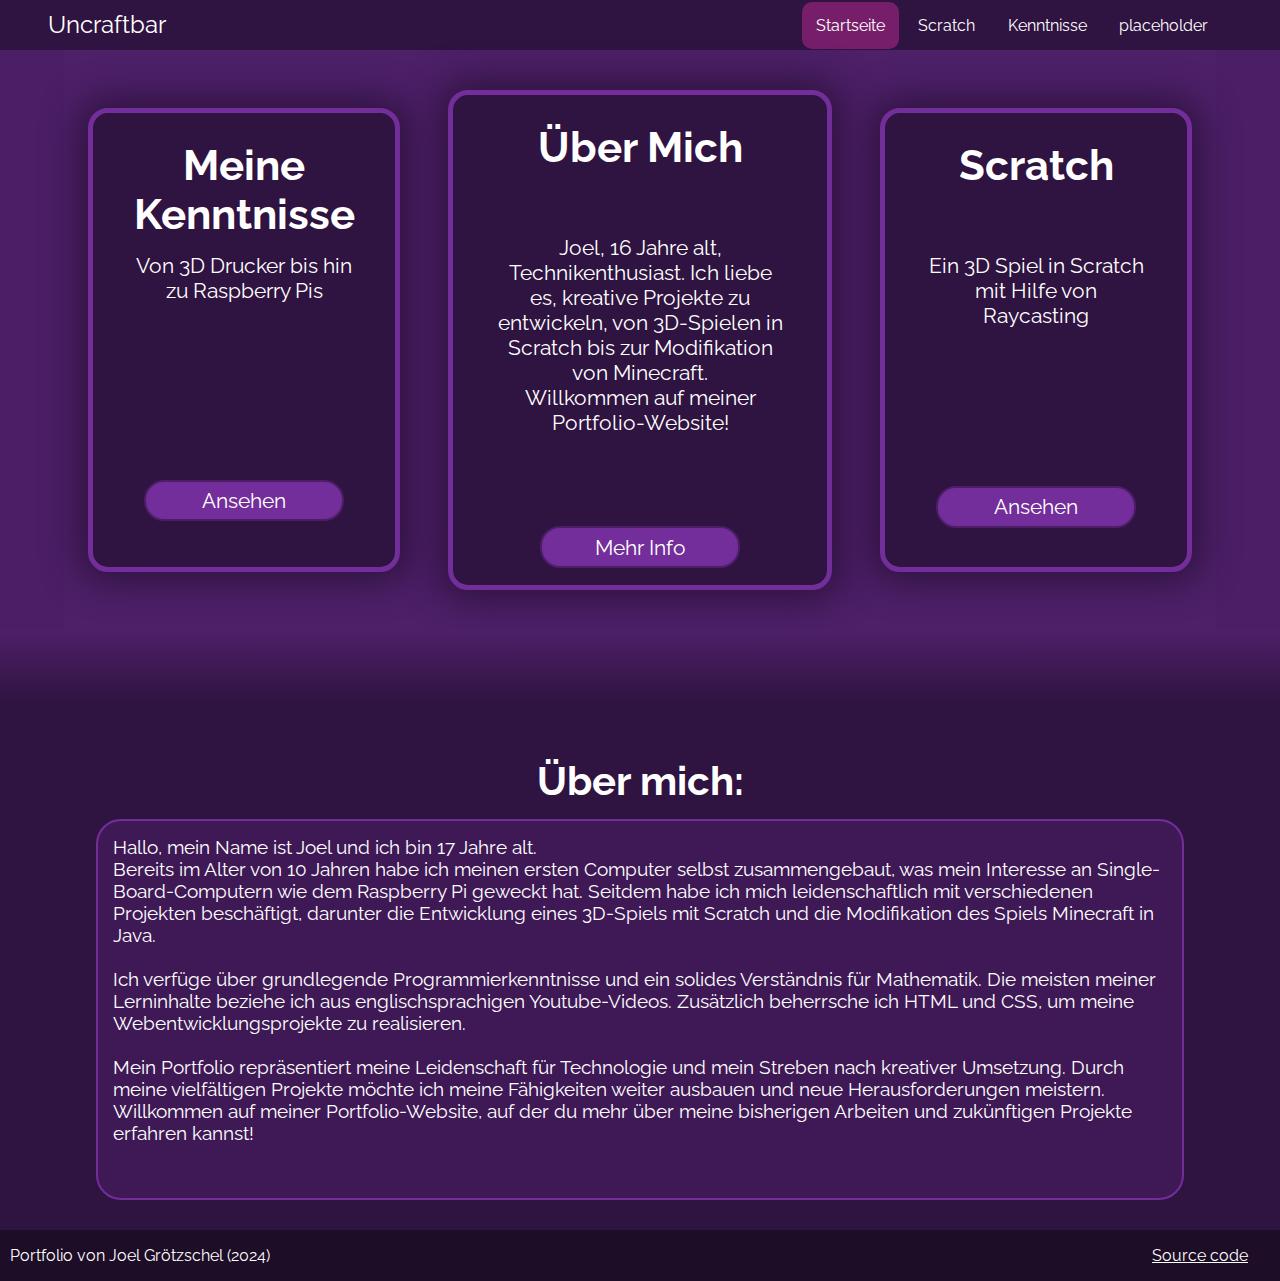
<file: index.html>
<!DOCTYPE html>
<html lang="de">

    <head>
        <meta charset="utf-8">
        <meta name="viewport" content="width=device-width, initial-scale=1.0">
        <title>Uncraftbar</title>
        <link rel="stylesheet" type="text/css" href="src/css/styles.css">
    </head>

    <body>

        <!-- HEADER -->

        <nav>
            <div class="header-nav-desktop">
                <a id="logo">Uncraftbar</a>
                <ul>
                    <li><a href="index.html" class="active">Startseite</a></li>
                    <li><a href="scratch.html">Scratch</a></li>
                    <li><a href="kenntnisse.html">Kenntnisse</a></li>
                    <li><a href="placeholder.html">placeholder</a></li>
                </ul>
            </div>

            <div class="header-nav-mobile">
                    <a id="logo">Uncraftbar</a>

                <div class="dropdown">
                    <button class="dropbtn">&equiv;</button>
                    <div class="dropdown-content">
                        <a href="index.html" class="active">Startseite</a>
                        <a href="scratch.html">Scratch</a>
                        <a href="kenntnisse.html">Kenntnisse</a>
                        <a href="placeholder.html">placeholder</a>
                    </div>
                </div>
            </div>
            
    </nav>

    <!-- SHOWCASE -->

    <section class="showcase-container">

        <div id="showcase-box-1" class="text">
            <h1>Meine Kenntnisse</h1>
            <!-- <img src="src/img/Placeholder.png" alt="Placeholder"> -->
            <p>Von 3D Drucker bis hin zu Raspberry Pis</p>
            <a href="kenntnisse.html" class="btn-typ-1 showcase-btn">Ansehen</a>
        </div>
        <div id="showcase-box-2" class="text">
            <h1>Über Mich</h1>
            <!-- <img src="src/img/Placeholder.png" alt="Placeholder"> -->
            <p>Joel, 16 Jahre alt, Technikenthusiast. Ich liebe es, kreative Projekte zu entwickeln, von 3D-Spielen in Scratch bis zur Modifikation von Minecraft.<br> Willkommen auf meiner Portfolio-Website!</p>
            <a onClick="document.getElementById('info-container').scrollIntoView({ behavior: 'smooth' });" class="btn-typ-1 showcase-btn noselect">Mehr Info</a>
        </div>
        <div id="showcase-box-3" class="text">
            <h1>Scratch</h1>
            <!-- <img src="src/img/Scratch.PNG" alt="Placeholder"> -->
            <p>Ein 3D Spiel in Scratch mit Hilfe von Raycasting</p>
            <a href="scratch.html" class="btn-typ-1 showcase-btn">Ansehen</a>
        </div>

    </section>


    
    
<!-- ÜBER MICH -->

<section id="info-container">
    <div class="spacer"></div>
    <div><h1 class="text">Über mich:</h1></div>
    <div><p>        
        Hallo, mein Name ist Joel und ich bin <script>
        var geburtsdatum = new Date(2009, 1, 28); // Geburtsdatum festlegen (Jahr, Monat, Tag)
        var aktuellesDatum = new Date(); // Aktuelles Datum erhalten
        var alterInJahren = aktuellesDatum.getFullYear() - geburtsdatum.getFullYear();
        var aktuellerMonat = aktuellesDatum.getMonth();
        var geburtsMonat = geburtsdatum.getMonth();
        if (aktuellerMonat < geburtsMonat || (aktuellerMonat == geburtsMonat && aktuellesDatum.getDate() < geburtsdatum.getDate())) {
            alterInJahren--;
        }
        document.write(alterInJahren);
        </script> Jahre alt.<br>
        Bereits im Alter von 10 Jahren habe ich meinen ersten Computer selbst zusammengebaut, was mein Interesse an Single-Board-Computern wie dem Raspberry Pi geweckt hat. Seitdem habe ich mich leidenschaftlich mit verschiedenen Projekten beschäftigt, darunter die Entwicklung eines 3D-Spiels mit Scratch und die Modifikation des Spiels Minecraft in Java.<br><br>
        Ich verfüge über grundlegende Programmierkenntnisse und ein solides Verständnis für Mathematik. Die meisten meiner Lerninhalte beziehe ich aus englischsprachigen Youtube-Videos. Zusätzlich beherrsche ich HTML und CSS, um meine Webentwicklungsprojekte zu realisieren.<br><br>
        Mein Portfolio repräsentiert meine Leidenschaft für Technologie und mein Streben nach kreativer Umsetzung. Durch meine vielfältigen Projekte möchte ich meine Fähigkeiten weiter ausbauen und neue Herausforderungen meistern. Willkommen auf meiner Portfolio-Website, auf der du mehr über meine bisherigen Arbeiten und zukünftigen Projekte erfahren kannst!</p></div>
        <div></div>
</section>




    <!-- FOOTER -->

    <footer>

        <div id="footer-container">
            <p class="text">Portfolio von Joel Grötzschel (2024)</p>
            <a class="text" href="https://github.com/Uncraftbar/uncraftbar.github.io" target="_blank">Source code</a>
        </div>

    </footer>


    </body>

</html>
</file>
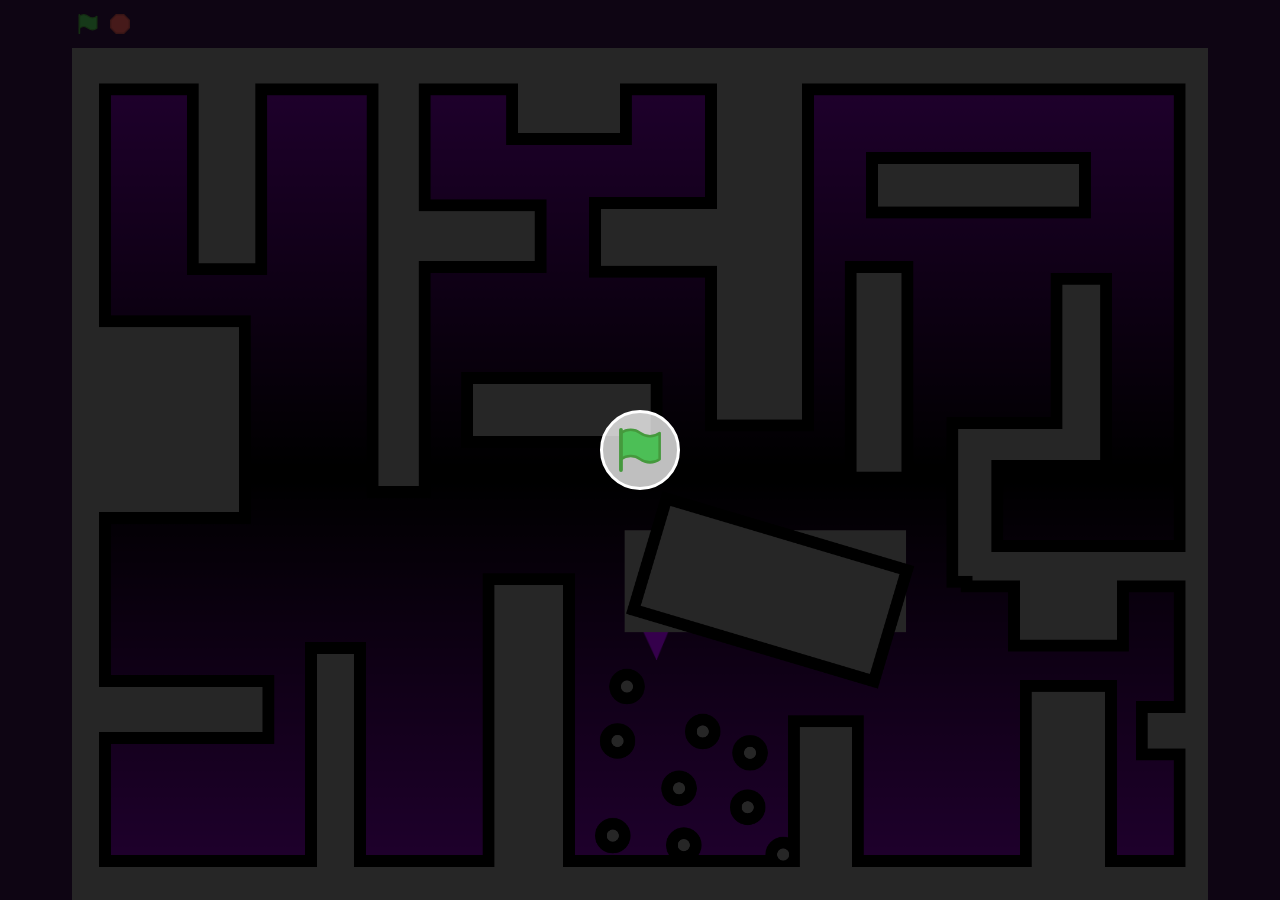
<file: src/scratch/index.html>
<!DOCTYPE html>
<!-- Created with https://packager.turbowarp.org/ -->
<html>
<head>
  <meta charset="utf-8">
  <meta name="viewport" content="width=device-width, initial-scale=1.0, maximum-scale=1.0, user-scalable=no">
  <!-- We only include this to explicitly loosen the CSP of various packager environments. It does not provide any security. -->
  <meta http-equiv="Content-Security-Policy" content="default-src * 'self' 'unsafe-inline' 'unsafe-eval' data: blob:">
  <title>3d Raycasting</title>
  <style>
    body {
      color: #ffffff;
      font-family: sans-serif;
      overflow: hidden;
      margin: 0;
      padding: 0;
    }
    :root, body.is-fullscreen {
      background-color: #2f1340;
    }
    [hidden] {
      display: none !important;
    }
    h1 {
      font-weight: normal;
    }
    a {
      color: inherit;
      text-decoration: underline;
      cursor: pointer;
    }

    #app, #loading, #error, #launch {
      position: absolute;
      top: 0;
      left: 0;
      width: 100%;
      height: 100%;
    }
    .screen {
      display: flex;
      flex-direction: column;
      align-items: center;
      justify-content: center;
      text-align: center;
      cursor: default;
      user-select: none;
      -webkit-user-select: none;
      background-color: #2f1340;
    }
    #launch {
      background-color: rgba(0, 0, 0, 0.7);
      cursor: pointer;
    }
    .green-flag {
      width: 80px;
      height: 80px;
      padding: 16px;
      border-radius: 100%;
      background: rgba(255, 255, 255, 0.75);
      border: 3px solid hsla(0, 100%, 100%, 1);
      display: flex;
      justify-content: center;
      align-items: center;
      box-sizing: border-box;
    }
    #loading {
      
    }
    .progress-bar-outer {
      border: 1px solid currentColor;
      height: 10px;
      width: 200px;
      max-width: 200px;
    }
    .progress-bar-inner {
      height: 100%;
      width: 0;
      background-color: currentColor;
    }
    .loading-text, noscript {
      font-weight: normal;
      font-size: 36px;
      margin: 0 0 16px;
    }
    .loading-image {
      margin: 0 0 16px;
    }
    #error-message, #error-stack {
      font-family: monospace;
      max-width: 600px;
      white-space: pre-wrap;
      user-select: text;
      -webkit-user-select: text;
    }
    #error-stack {
      text-align: left;
      max-height: 200px;
      overflow: auto;
    }
    .control-button {
      width: 2rem;
      height: 2rem;
      padding: 0.375rem;
      margin-top: 0.5rem;
      margin-bottom: 0.5rem;
      user-select: none;
      -webkit-user-select: none;
      cursor: pointer;
      border: 0;
      border-radius: 4px;
    }
    .control-button:hover {
      background: #732e9b26;
    }
    .control-button.active {
      background: #732e9b59;
    }
    .fullscreen-button {
      background: white !important;
    }
    .standalone-fullscreen-button {
      position: absolute;
      top: 0;
      right: 0;
      background-color: rgba(0, 0, 0, 0.5);
      border-radius: 0 0 0 4px;
      padding: 4px;
      cursor: pointer;
    }
    .sc-canvas {
      cursor: auto;
    }
    .sc-monitor-root[data-opcode^="data_"] .sc-monitor-value-color {
      background-color: #ff8c1a;
    }
    .sc-monitor-row-value-outer {
      background-color: #fc662c;
    }
    .sc-monitor-row-value-editing .sc-monitor-row-value-outer {
      background-color: #e25b27;
    }
    
  </style>
  <meta name="theme-color" content="#2f1340">
  
</head>
<body>
  <div id="app"></div>

  <div id="launch" class="screen" hidden title="Click to start">
    <div class="green-flag">
      <svg viewBox="0 0 16.63 17.5" width="42" height="44">
        <defs><style>.cls-1,.cls-2{fill:#4cbf56;stroke:#45993d;stroke-linecap:round;stroke-linejoin:round;}.cls-2{stroke-width:1.5px;}</style></defs>
        <path class="cls-1" d="M.75,2A6.44,6.44,0,0,1,8.44,2h0a6.44,6.44,0,0,0,7.69,0V12.4a6.44,6.44,0,0,1-7.69,0h0a6.44,6.44,0,0,0-7.69,0"/>
        <line class="cls-2" x1="0.75" y1="16.75" x2="0.75" y2="0.75"/>
      </svg>
    </div>
  </div>

  <div id="loading" class="screen">
    <noscript>Enable JavaScript</noscript>
    
    
    <div class="progress-bar-outer"><div class="progress-bar-inner" id="loading-inner"></div></div>
  </div>

  <div id="error" class="screen" hidden>
    <h1>Error</h1>
    <details>
      <summary id="error-message"></summary>
      <p id="error-stack"></p>
    </details>
  </div>

  <script src="script.js"></script>
  <script>
    const appElement = document.getElementById('app');
    const launchScreen = document.getElementById('launch');
    const loadingScreen = document.getElementById('loading');
    const loadingInner = document.getElementById('loading-inner');
    const errorScreen = document.getElementById('error');
    const errorScreenMessage = document.getElementById('error-message');
    const errorScreenStack = document.getElementById('error-stack');

    const handleError = (error) => {
      console.error(error);
      if (!errorScreen.hidden) return;
      errorScreen.hidden = false;
      errorScreenMessage.textContent = '' + error;
      let debug = error && error.stack || 'no stack';
      debug += '\nUser agent: ' + navigator.userAgent;
      errorScreenStack.textContent = debug;
    };
    const setProgress = (progress) => {
      if (loadingInner) loadingInner.style.width = progress * 100 + '%';
    };
    const interpolate = (a, b, t) => a + t * (b - a);

    try {
      setProgress(0.1);

      const scaffolding = new Scaffolding.Scaffolding();
      scaffolding.width = 480;
      scaffolding.height = 360;
      scaffolding.resizeMode = "preserve-ratio";
      scaffolding.editableLists = false;
      scaffolding.usePackagedRuntime = true;
      scaffolding.setup();
      scaffolding.appendTo(appElement);

      const vm = scaffolding.vm;
      window.scaffolding = scaffolding;
      window.vm = scaffolding.vm;
      window.Scratch = {
        vm,
        renderer: vm.renderer,
        audioEngine: vm.runtime.audioEngine,
        bitmapAdapter: vm.runtime.v2BitmapAdapter,
        videoProvider: vm.runtime.ioDevices.video.provider
      };

      scaffolding.setUsername("player####".replace(/#/g, () => Math.floor(Math.random() * 10)));
      scaffolding.setAccentColor("#732e9b");

      try {
        scaffolding.addCloudProvider(new Scaffolding.Cloud.WebSocketProvider(["wss://clouddata.turbowarp.org","wss://clouddata.turbowarp.xyz"], "689471994"));
      } catch (error) {
        console.error(error);
      }

      const greenFlagButton = document.createElement('img');
      greenFlagButton.src = 'data:image/svg+xml,' + encodeURIComponent('<svg xmlns="http://www.w3.org/2000/svg" viewBox="0 0 16.63 17.5"><path d="M.75 2a6.44 6.44 0 017.69 0h0a6.44 6.44 0 007.69 0v10.4a6.44 6.44 0 01-7.69 0h0a6.44 6.44 0 00-7.69 0" fill="#4cbf56" stroke="#45993d" stroke-linecap="round" stroke-linejoin="round"/><path stroke-width="1.5" fill="#4cbf56" stroke="#45993d" stroke-linecap="round" stroke-linejoin="round" d="M.75 16.75v-16"/></svg>');
      greenFlagButton.className = 'control-button green-flag-button';
      greenFlagButton.draggable = false;
      greenFlagButton.addEventListener('click', () => {
        scaffolding.greenFlag();
      });
      scaffolding.addEventListener('PROJECT_RUN_START', () => {
        greenFlagButton.classList.add('active');
      });
      scaffolding.addEventListener('PROJECT_RUN_STOP', () => {
        greenFlagButton.classList.remove('active');
      });
      scaffolding.addControlButton({
        element: greenFlagButton,
        where: 'top-left'
      });

      const stopAllButton = document.createElement('img');
      stopAllButton.src = 'data:image/svg+xml,' + encodeURIComponent('<svg xmlns="http://www.w3.org/2000/svg" viewBox="0 0 14 14"><path fill="#ec5959" stroke="#b84848" stroke-linecap="round" stroke-linejoin="round" stroke-miterlimit="10" d="M4.3.5h5.4l3.8 3.8v5.4l-3.8 3.8H4.3L.5 9.7V4.3z"/></svg>');
      stopAllButton.className = 'control-button stop-all-button';
      stopAllButton.draggable = false;
      stopAllButton.addEventListener('click', () => {
        scaffolding.stopAll();
      });
      scaffolding.addControlButton({
        element: stopAllButton,
        where: 'top-left'
      });

      vm.setTurboMode(true);
      if (vm.setInterpolation) vm.setInterpolation(false);
      if (vm.setFramerate) vm.setFramerate(60);
      if (vm.renderer.setUseHighQualityRender) vm.renderer.setUseHighQualityRender(false);
      if (vm.setRuntimeOptions) vm.setRuntimeOptions({
        fencing: true,
        miscLimits: true,
        maxClones: 300,
      });
      if (vm.setCompilerOptions) vm.setCompilerOptions({
        enabled: true,
        warpTimer: false
      });
      if (vm.renderer.setMaxTextureDimension) vm.renderer.setMaxTextureDimension(2048);

      if (typeof ScaffoldingAddons !== 'undefined') {
        ScaffoldingAddons.run(scaffolding, {"gamepad":false,"pointerlock":false,"specialCloudBehaviors":false,"unsafeCloudBehaviors":false,"pause":false});
      }

      scaffolding.setExtensionSecurityManager({
        getSandboxMode: () => 'unsandboxed',
        canLoadExtensionFromProject: () => true
      });
      for (const extension of []) {
        vm.extensionManager.loadExtensionURL(extension);
      }

    } catch (e) {
      handleError(e);
    }
  </script>
  
  
    <script>
      const getProjectData = (function() {
        const storage = scaffolding.storage;
        storage.onprogress = (total, loaded) => {
          setProgress(interpolate(0.2, 0.98, loaded / total));
        };
        
        storage.addWebStore(
          [
            storage.AssetType.ImageVector,
            storage.AssetType.ImageBitmap,
            storage.AssetType.Sound,
            storage.AssetType.Font
          ].filter(i => i),
          (asset) => new URL('./assets/' + asset.assetId + '.' + asset.dataFormat, location).href
        );
        return () => new Promise((resolve, reject) => {
        const xhr = new XMLHttpRequest();
        xhr.onload = () => {
          resolve(xhr.response);
        };
        xhr.onerror = () => {
          if (location.protocol === 'file:') {
            reject(new Error('Zip environment must be used from a website, not from a file URL.'));
          } else {
            reject(new Error('Request to load project data failed.'));
          }
        };
        xhr.onprogress = (e) => {
          if (e.lengthComputable) {
            setProgress(interpolate(0.1, 0.2, e.loaded / e.total));
          }
        };
        xhr.responseType = 'arraybuffer';
        xhr.open('GET', "./assets/project.json");
        xhr.send();
      });
      })();
    </script>
  <script>
    const run = async () => {
      const projectData = await getProjectData();
      await scaffolding.loadProject(projectData);
      setProgress(1);
      loadingScreen.hidden = true;
      if (false) {
        scaffolding.start();
      } else {
        launchScreen.hidden = false;
        launchScreen.addEventListener('click', () => {
          launchScreen.hidden = true;
          scaffolding.start();
        });
        launchScreen.focus();
      }
    };
    run().catch(handleError);
  </script>
</body>
</html>
</file>
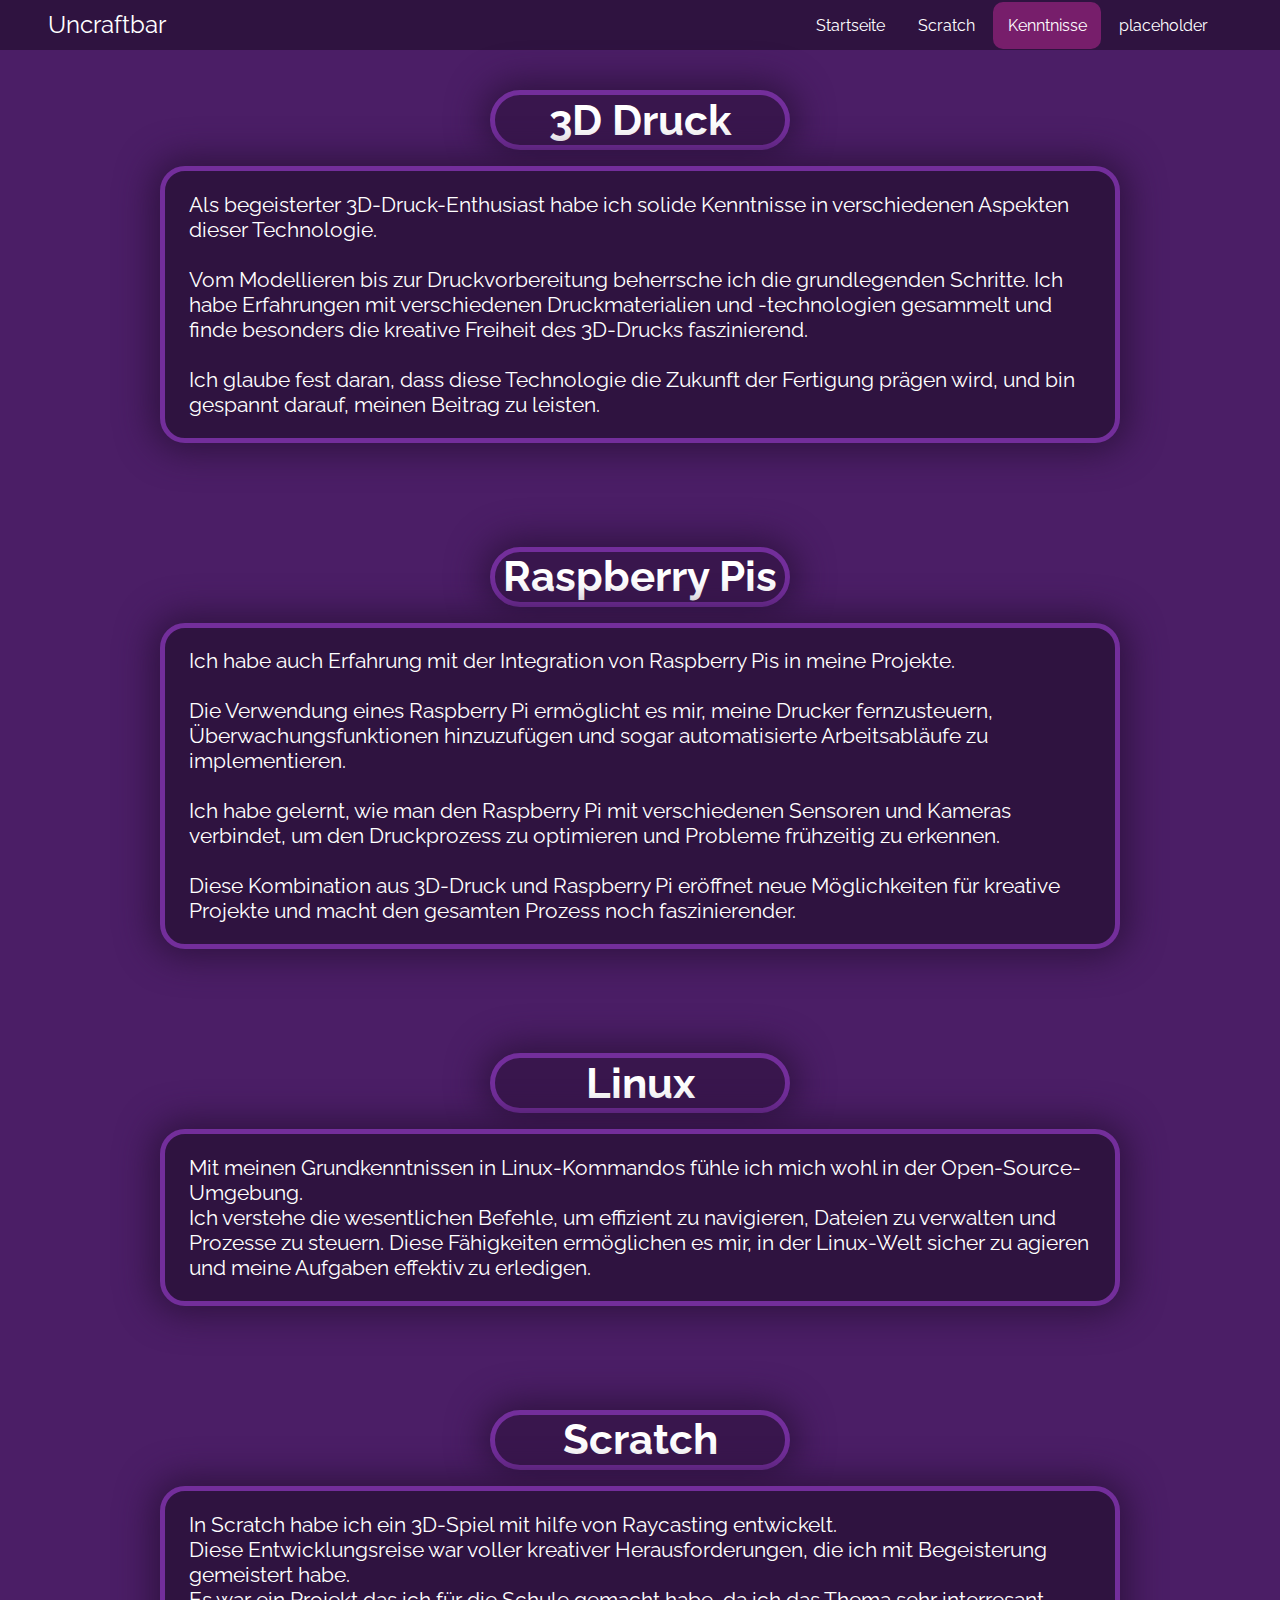
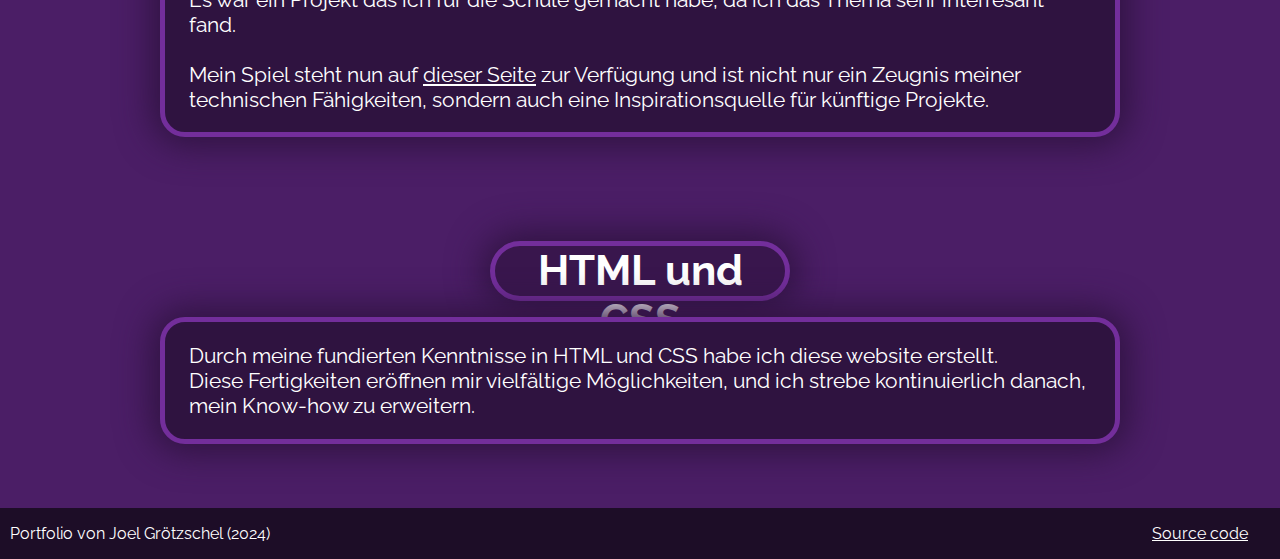
<file: kenntnisse.html>
<!DOCTYPE html>
<html lang="de">

    <head>
        <meta charset="utf-8">
        <meta name="viewport" content="width=device-width, initial-scale=1.0">
        <title>Uncraftbar</title>
        <link rel="stylesheet" type="text/css" href="src/css/styles.css">
    </head>

    <body>

        <!-- HEADER -->

        <nav>
            <div class="header-nav-desktop">
                <a id="logo">Uncraftbar</a>
                <ul>
                    <li><a href="index.html" >Startseite</a></li>
                    <li><a href="scratch.html">Scratch</a></li>
                    <li><a href="kenntnisse.html" class="active">Kenntnisse</a></li>
                    <li><a href="placeholder.html">placeholder</a></li>
                </ul>
            </div>

            <div class="header-nav-mobile">
                    <a id="logo">Uncraftbar</a>

                <div class="dropdown">
                    <button class="dropbtn">&equiv;</button>
                    <div class="dropdown-content">
                        <a href="index.html">Startseite</a>
                        <a href="scratch.html">Scratch</a>
                        <a href="kenntnisse.html" class="active">Kenntnisse</a>
                        <a href="placeholder.html">placeholder</a>
                    </div>
                </div>
            </div>
            
    </nav>      
    
    <section class="kenntnisse-container">
        <div class="kenntnisse-überschritft text"><h1>3D Druck</h1></div>
        <div class="kenntnisse-text"><p>
            Als begeisterter 3D-Druck-Enthusiast habe ich solide Kenntnisse in verschiedenen Aspekten dieser Technologie.<br> <br>
            Vom Modellieren bis zur Druckvorbereitung beherrsche ich die grundlegenden Schritte. 
            Ich habe Erfahrungen mit verschiedenen Druckmaterialien und -technologien gesammelt und finde besonders die kreative Freiheit des 3D-Drucks faszinierend.<br><br> 
            Ich glaube fest daran, dass diese Technologie die Zukunft der Fertigung prägen wird, und bin gespannt darauf, meinen Beitrag zu leisten.</p></div>
        <!-- <img class="kenntnisse-bild" src="src/img/Placeholder.png" alt="Placeholder"> -->
    </section>

    <section class="kenntnisse-container">
        <div class="kenntnisse-überschritft text"><h1>Raspberry Pis</h1></div>
        <div class="kenntnisse-text"><p>
            Ich habe auch Erfahrung mit der Integration von Raspberry Pis in meine Projekte.<br> <br>
            Die Verwendung eines Raspberry Pi ermöglicht es mir, meine Drucker fernzusteuern, Überwachungsfunktionen hinzuzufügen 
            und sogar automatisierte Arbeitsabläufe zu implementieren.<br><br> Ich habe gelernt, wie man den Raspberry Pi mit verschiedenen Sensoren und Kameras verbindet, 
            um den Druckprozess zu optimieren und Probleme frühzeitig zu erkennen.<br> <br>
            Diese Kombination aus 3D-Druck und Raspberry Pi eröffnet neue Möglichkeiten für kreative Projekte und macht den gesamten Prozess noch faszinierender.</p></div>
        <!-- <img class="kenntnisse-bild" src="src/img/Placeholder.png" alt="Placeholder"> -->
    </section>
    
    <section class="kenntnisse-container">
        <div class="kenntnisse-überschritft text"><h1>Linux</h1></div>
        <div class="kenntnisse-text"><p>
            Mit meinen Grundkenntnissen in Linux-Kommandos fühle ich mich wohl in der Open-Source-Umgebung. <br>
            Ich verstehe die wesentlichen Befehle, um effizient zu navigieren, Dateien zu verwalten und Prozesse zu steuern. 
            Diese Fähigkeiten ermöglichen es mir, in der Linux-Welt sicher zu agieren und meine Aufgaben effektiv zu erledigen.</p></div>
        <!-- <img class="kenntnisse-bild" src="src/img/Placeholder.png" alt="Placeholder"> -->
    </section>

    <section class="kenntnisse-container">
        <div class="kenntnisse-überschritft text"><h1>Scratch</h1></div>
        <div class="kenntnisse-text"><p>
            In Scratch habe ich ein 3D-Spiel mit hilfe von Raycasting entwickelt. <br>
            Diese Entwicklungsreise war voller kreativer Herausforderungen, die ich mit Begeisterung gemeistert habe. <br>
            Es war ein Projekt das ich für die Schule gemacht habe, da ich das Thema sehr interresant fand. <br><br>
            Mein Spiel steht nun auf <a class="text" href="scratch.html">dieser Seite</a> zur Verfügung und ist nicht nur ein Zeugnis meiner technischen Fähigkeiten, sondern auch eine Inspirationsquelle für künftige Projekte.</p></div>
        <!-- <img class="kenntnisse-bild" src="src/img/Placeholder.png" alt="Placeholder"> -->
    </section>

    <section class="kenntnisse-container">
        <div class="kenntnisse-überschritft text"><h1>HTML und CSS</h1></div>
        <div class="kenntnisse-text"><p>
            Durch meine fundierten Kenntnisse in HTML und CSS habe ich diese website erstellt.<br>
            Diese Fertigkeiten eröffnen mir vielfältige Möglichkeiten, und ich strebe kontinuierlich danach, mein Know-how zu erweitern.</p></div>
        <!-- <img class="kenntnisse-bild" src="src/img/Placeholder.png" alt="Placeholder"> -->
    </section>




    <!-- FOOTER -->

    <footer>

        <div id="footer-container">
            <p class="text">Portfolio von Joel Grötzschel (2024)</p>
            <a class="text" href="https://github.com/Uncraftbar/uncraftbar.github.io" target="_blank">Source code</a>
        </div>

    </footer>

    </body>

</html>
</file>
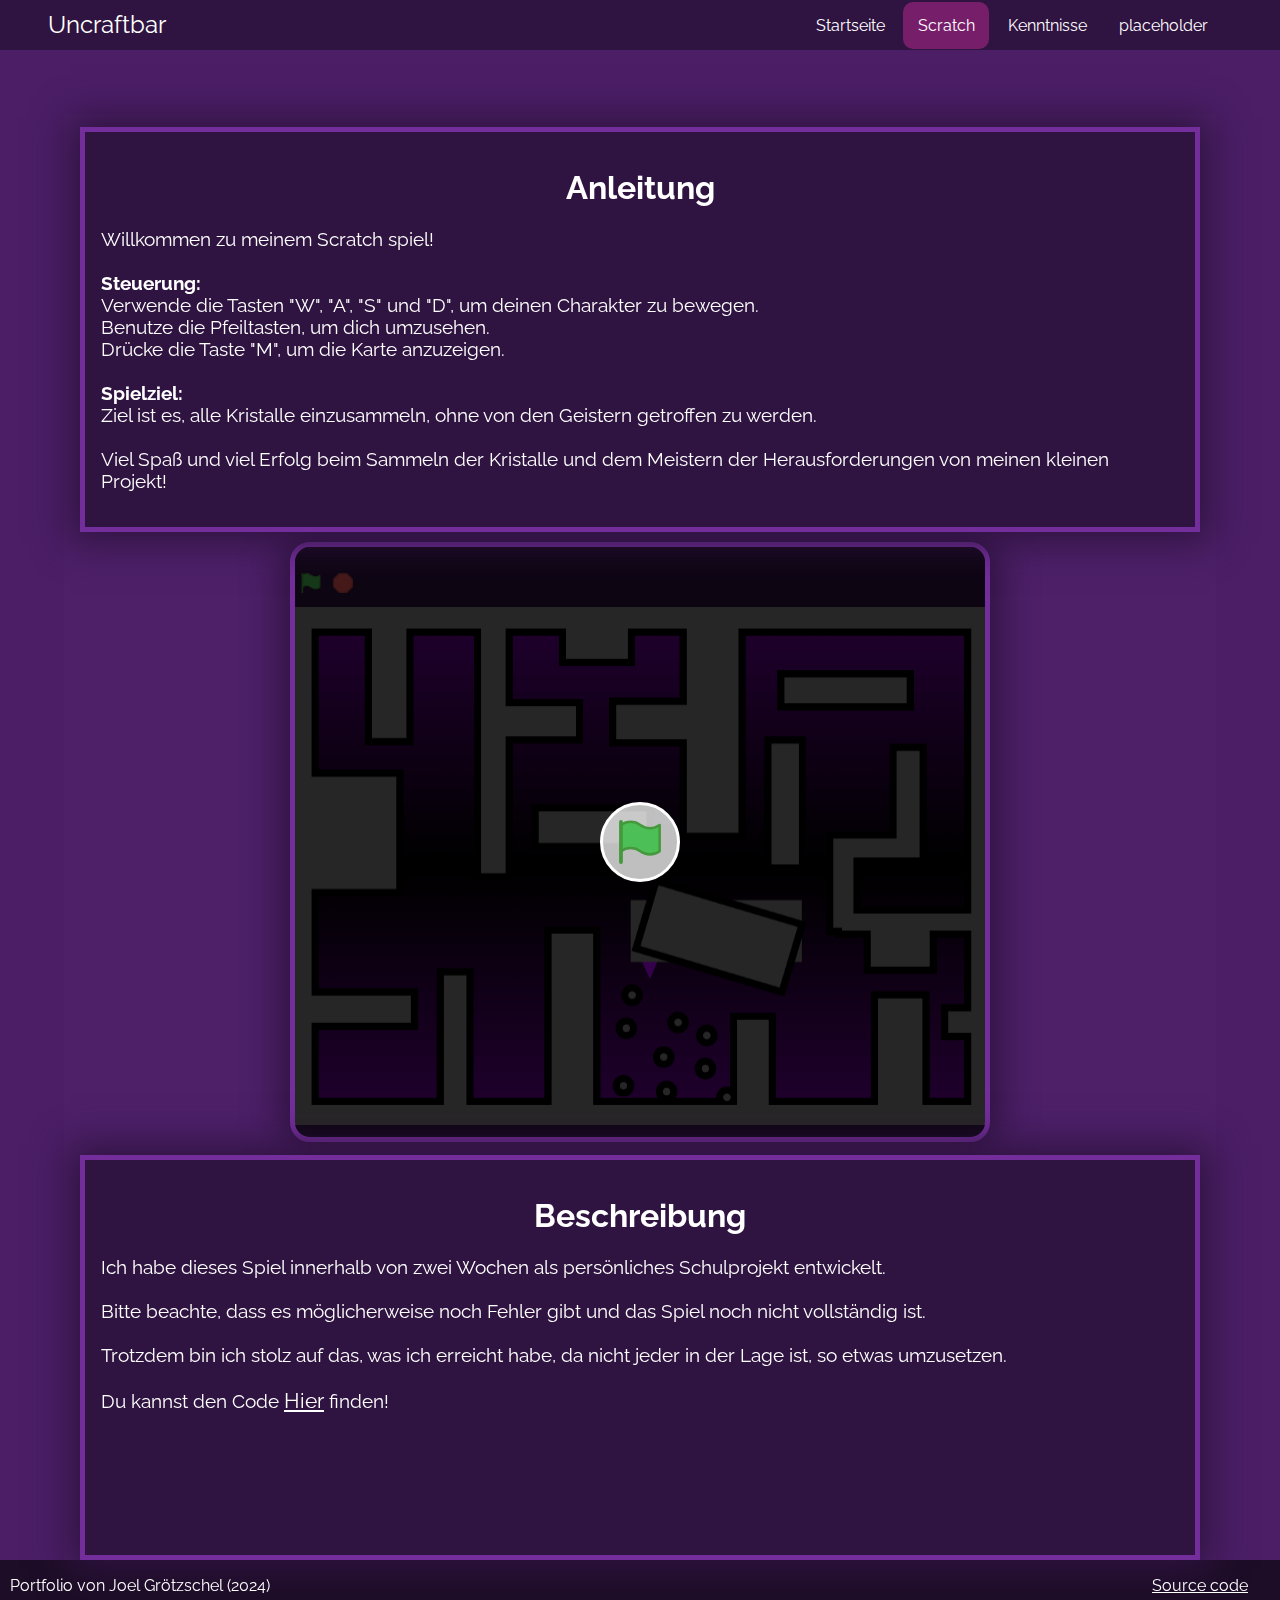
<file: scratch.html>
<!DOCTYPE html>
<html lang="de">

    <head>
        <meta charset="utf-8">
        <meta name="viewport" content="width=device-width, initial-scale=1.0">
        <title>Scratch</title>
        <link rel="stylesheet" type="text/css" href="src/css/styles.css">
    </head>

    <body>

        <!-- HEADER -->

        <nav>
            <div class="header-nav-desktop">
                <a id="logo">Uncraftbar</a>
                <ul>
                    <li><a href="index.html">Startseite</a></li>
                    <li><a href="scratch.html" class="active">Scratch</a></li>
                    <li><a href="kenntnisse.html">Kenntnisse</a></li>
                    <li><a href="placeholder.html">placeholder</a></li>
                </ul>
            </div>

            <div class="header-nav-mobile">
                    <a id="logo">Uncraftbar</a>

                <div class="dropdown">
                    <button class="dropbtn">&equiv;</button>
                    <div class="dropdown-content">
                        <a href="index.html">Startseite</a>
                        <a href="scratch.html" class="active">Scratch</a>
                        <a href="kenntnisse.html">Kenntnisse</a>
                        <a href="placeholder.html">placeholder</a>
                    </div>
                </div>
            </div>
            
    </nav>

    <!-- SCRATCH EMBEDED -->

    <!-- Nachricht für mobile Geräte -->
    <p class="mobile-message">Dieses Scratch-Spiel ist leider nicht für mobile Geräte optimiert. Bitte öffne die Seite auf einem Desktop-Gerät, um das Spiel zu spielen.</p>

    <div class="scratch-container">
        <iframe id="scratch-embeded" src="src/scratch/index.html" allowtransparency="true" frameborder="0" scrolling="no"></iframe>
        <div id="scratch-text1">
            <h1 class="text">Anleitung</h1>
            <p>Willkommen zu meinem Scratch spiel!<br><br>
                <strong>Steuerung:</strong><br>
                Verwende die Tasten "W", "A", "S" und "D", um deinen Charakter zu bewegen.<br>
                Benutze die Pfeiltasten, um dich umzusehen.<br>
                Drücke die Taste "M", um die Karte anzuzeigen.<br><br>
                <strong>Spielziel:</strong><br>
                Ziel ist es, alle Kristalle einzusammeln, ohne von den Geistern getroffen zu werden.<br><br>
                Viel Spaß und viel Erfolg beim Sammeln der Kristalle und dem Meistern der Herausforderungen von meinen kleinen Projekt!</p>
        </div>
        <div id="scratch-text2">
            <h1 class="text">Beschreibung</h1>
            <p>
                Ich habe dieses Spiel innerhalb von zwei Wochen als persönliches Schulprojekt entwickelt.<br><br>
                Bitte beachte, dass es möglicherweise noch Fehler gibt und das Spiel noch nicht vollständig ist. <br><br>
                Trotzdem bin ich stolz auf das, was ich erreicht habe, da nicht jeder in der Lage ist, so etwas umzusetzen.<br> <br>
                Du kannst den Code <a class="text" target="_blank" href="https://scratch.mit.edu/projects/689471994/editor/">Hier</a> finden!</p>
        </div>
   
    </div>

        <!-- FOOTER -->

    <!-- FOOTER -->

    <footer>
        <div id="footer-container">
            <p class="text">Portfolio von Joel Grötzschel (2024)</p>
            <a class="text" href="https://github.com/Uncraftbar/uncraftbar.github.io" target="_blank">Source code</a>
        </div>
    </footer>

    </body>

</html>
</file>
<file: src/css/styles.css>
/* ===FONTS=== */


@font-face {
    font-display: swap; 
    font-family: 'Raleway';
    font-style: normal;
    font-weight: 400;
    src: url('../fonts/raleway-v29-latin-regular.woff2') format('woff2'); 
  }

  @font-face {
    font-display: swap; 
    font-family: 'Raleway';
    font-style: italic;
    font-weight: 400;
    src: url('../fonts/raleway-v29-latin-italic.woff2') format('woff2'); 
  }

  @font-face {
    font-display: swap; 
    font-family: 'Raleway';
    font-style: normal;
    font-weight: 700;
    src: url('../fonts/raleway-v29-latin-700.woff2') format('woff2'); 
  }

  @font-face {
    font-display: swap;
    font-family: 'Raleway';
    font-style: italic;
    font-weight: 700;
    src: url('../fonts/raleway-v29-latin-700italic.woff2') format('woff2'); 
  }

  /* === GLOBAL=== */

:root {
    --dunkel-lila:        #2f1340;
    --primaere-schriftart: Raleway;
    --sekundaere-schriftart: "Helvetica Neue";
    --tertiaere-schriftart: Arial;
    --fallback-schriftart: sans-serif;
}

html {
    font-size: 16px;
}

body {
    margin: 0;
    font-family: var(--primaere-schriftart, --sekundaere-schriftart, --tertiaere-schriftart, --fallback-schriftart);
    background-color: #4b1e66;
}

* {
    box-sizing: border-box;
}

/* ===GLOBAL=== */

.text {
  text-align: center;
  color: white;
  font-size: 1.3rem;
}

.btn-typ-1 {
  background-color:#732e9b;
  text-decoration: none;
  border: 2px solid #4b1e66;
  border-radius: 20px;
  color: #FFF;
  padding: .4rem .6rem;
  transition: border .3s ease-in-out;
}

.btn-typ-1:hover {
  border: 2px solid #FFF;
  color: #FFF;
  padding: .4rem .6rem;
}

.noselect {
  -webkit-touch-callout: none; 
    -webkit-user-select: none;
     -khtml-user-select: none;
       -moz-user-select: none;
        -ms-user-select: none; 
            user-select: none; 
}




/* === HEADER DESKTOP === */

.header-nav-desktop {
    display: grid;
    grid-template-areas: "logo button test";
    grid-template-columns: 1fr 30rem 3%;
    grid-template-rows: 50px;
    background-color: #2f1340;
    color: white;
  }

.header-nav-desktop > ul > li > a {
    text-decoration: none;
    color: white;
    padding: .9rem;
    border-radius: 10px;

}

.header-nav-desktop ul {
    grid-area: button;
    list-style-type: none;
  }

.header-nav-desktop > ul > li {
    display: inline;

}

.header-nav-desktop > #logo {
    font-size: 1.5rem;
    padding: .6rem 3rem;
    grid-area: logo;
}

.header-nav-desktop .active {
    background-color: #771e6b;
}

/* === HEADER MOBILE === */

.header-nav-mobile {
    display: grid;
    grid-template-areas: "logo button test";
    grid-template-columns: 1fr 13.1rem 3%;
    grid-template-rows: 50px;
    background-color: #2f1340;
    color: white;
  }

.header-nav-mobile a {
    text-decoration: none;
    color: white;
    padding: .9rem;
    border-radius: 10px;

}


.header-nav-mobile > #logo {
    font-size: 1.5rem;
    padding: .6rem .4rem;
    padding-right: 0;
    grid-area: logo;
}

.header-nav-mobile .active {
    background-color: #4b1e66;
}

.dropbtn {
    grid-area: button;
    background-color: #4b1e66;
    color: white;
    padding: .2rem .9rem;
    font-size: 32px;
    border: 0;
    border-radius: 10px;
    cursor: pointer;
    float: right;
  }

  .dropdown {
    position: relative;
    display: inline-block;
  }
  
  .dropdown-content {
    display: none;
    position: absolute;
    background-color: #2f1340;
    min-width: 160px;
    box-shadow: 0px 8px 16px 0px rgba(0,0,0,0.2);
    z-index: 1;
  }

  .dropdown-content a {
    color: white;
    padding: 12px 16px;
    text-decoration: none;
    display: block;
  }

  .dropdown-content a:hover {background-color: #f1f1f1}

  .dropdown:hover .dropdown-content {
    display: block;
  }

  .dropdown:hover .dropbtn {
    background-color: #732e9b;
  }

@media (max-width: 768px) {

    .header-nav-desktop {
        display: none;
    }

}

@media (min-width: 769px) {

  .header-nav-mobile {
    display: none;
  }

}


/* === SHOWCASE === */

.showcase-container {
  display: grid;
  width: 90%;
  align-items: center;
  margin-left: auto;
  margin-right: auto;
  grid-template-areas: "Minecraft Scratch Placeholder";
  grid-template-columns: 1fr 1.2fr 1fr;
  grid-template-rows: auto;
  background-color: #4d2068;
}

.showcase-container > div {
  margin: 2.5rem 1.5rem;
  min-height: 400px;
  border: 5px solid #732e9b;
  border-radius: 20px;
  background-color: #2f1340;
}

#showcase-box-1 {
  grid-area: Minecraft;
  height: 80%;
  box-shadow: 0px 0px 35px 10px #2F1340;
  display: grid;
  grid-template-rows: 100px auto auto;
}

#showcase-box-2 {
  grid-area: Scratch;
  min-height: 500px;
  box-shadow: 0px 0px 35px 10px #2F1340;
  display: grid;
  grid-template-rows: 100px auto auto;
}

#showcase-box-3 {
  grid-area: Placeholder;
  display: grid;
  box-shadow: 0px 0px 35px 10px #2F1340;
  height: 80%;
  grid-template-rows: 100px auto auto;
}

div > img {
  width: 60%;
  height: auto;
  border-radius: 10px;
  margin-left: auto;
  margin-right: auto;
  align-self: center;
}

#showcase-box-1 > a,#showcase-box-2 > a,#showcase-box-3 > a {
  align-self: center;
  margin-left: auto;
  margin-right: auto;
  width: 200px;
}

#showcase-box-1 > p,#showcase-box-2 > p,#showcase-box-3 > p {
margin: .5rem;
padding: 2rem;
}

@media (max-width: 1260px) { 

  .text {
    font-size: 1rem;

  }

  .showcase-container {
    grid-template-columns: 1fr 1fr 1fr;
  }

  #showcase-box-1 {
    grid-area: Minecraft;
    display: grid;
  }
  
  #showcase-box-2 {
    grid-area: Scratch;
    display: grid;
    min-height: 400px;
  }
  
  #showcase-box-3 {
    grid-area: Placeholder;
    display: grid;
  }

  #showcase-box-1 > p,#showcase-box-2 > p,#showcase-box-3 > p {
    margin: .5rem;
    padding: .5rem;
    }

}

@media (max-width: 1024px) {
  .text {
    font-size: 1rem;

  }

  .showcase-container {
    grid-template-columns: 1fr 1fr 1fr;
  }

  #showcase-box-1 {
    grid-area: Minecraft;
    display: grid;
    grid-template-rows: 60px auto 60px;
  }
  
  #showcase-box-2 {
    grid-area: Scratch;
    display: grid;
    min-height: 350px;
    grid-template-rows: 60px auto 60px;
  }
  
  #showcase-box-3 {
    grid-area: Placeholder;
    display: grid;
    grid-template-rows: 60px auto 60px;
  }

  #showcase-box-1 > p,#showcase-box-2 > p,#showcase-box-3 > p {
    margin: .5rem;
    padding: .5rem;
    }

  #showcase-box-1 > h1,#showcase-box-2 > h1,#showcase-box-3 > h1 {
    margin: .5rem;
    padding: .5rem;
    }

    .showcase-container > div {
      min-height: 0;
    }
}

@media (max-width: 768px) {
  .showcase-container {
    display: grid;
    grid-template-areas: "Scratch" "Minecraft" "Placeholder";
    grid-template-columns: 1fr;
    background-color: #4d2068;
  }
  
  .text {
    font-size: 1.3rem;

  }

  div > img {
    height: 80%;
    width: auto;
  }
  

  #showcase-box-1 {
    grid-area: Minecraft;
    display: grid;
    grid-template-rows: 70px 150px 60px;
  }
  
  #showcase-box-2 {
    grid-area: Scratch;
    display: grid;
    grid-template-rows: 70px 200px 60px;
  }
  
  #showcase-box-3 {
    grid-area: Placeholder;
    display: grid;
    grid-template-rows: 70px 150px 60px;
  }

  .showcase-container > div {
    min-height: 0;
  }

}

@media (max-width: 480px) {
  #showcase-box-1 {
    grid-area: Minecraft;
    display: grid;
    grid-template-rows: 70px 300px auto 70px;
  }
  
  #showcase-box-2 {
    grid-area: Scratch;
    display: grid;
    grid-template-rows: 70px auto 300px 70px;
  }
  
  #showcase-box-3 {
    grid-area: Placeholder;
    display: grid;
    grid-template-rows: 70px 300px auto 70px;
  }

  .showcase-container > div {
    min-height: 700px;
  }
}



@media (max-width: 360px) {
  #showcase-box-1 {
    grid-area: Minecraft;
    display: grid;
    grid-template-rows: 70px 300px auto 70px;
  }
  
  #showcase-box-2 {
    grid-area: Scratch;
    display: grid;
    grid-template-rows: 70px auto 300px 70px;
  }
  
  #showcase-box-3 {
    grid-area: Placeholder;
    display: grid;
    grid-template-rows: 70px  300px auto 70px;
  }

  .showcase-container > div {
    min-height: 650px;
  }
}

/* ===scratch embed=== */

  .scratch-container {
    display: grid;
    width: 90%;
    margin-top: 4rem;
    margin-left: auto;
    margin-right: auto;
    grid-template-areas: "text1 Scratch text2";
    grid-template-columns: 1fr 2fr 1fr;
    grid-template-rows: auto;
    background-color: #4d2068;
    gap: 10px;
  }

  #scratch-embeded {
    grid-area: Scratch;
    width: 100%;
    height: 43.4rem;
    border: 5px solid #732e9b;
    border-radius: 20px;
    margin-top: 10px;
    margin-bottom: 84px;
    box-shadow: 0px 0px 35px 10px #2F1340;
  }

  #scratch-text1, #scratch-text2 {
    color: white;
    border: 5px solid #732e9b;
    margin-top: 1.4rem;
    margin-bottom: 100px;
    padding: 1rem;
    background-color: #2f1340;
    font-size: 1.2rem;
    box-shadow: 0px 0px 35px 10px #2F1340;
  }

  #scratch-text1 > h1, #scratch-text2 > h1 {
    font-size: 2rem;
  }

  #scratch-text1 {
    grid-area: text1;
    margin-left: 1rem;
  }

  #scratch-text2 {
    grid-area: text2;
    margin-right: 1rem;
  }


.mobile-message {
  display: none;
}

@media ( max-width: 1280px ) {
  .scratch-container {
    display: grid;
    grid-template-areas: "text1" "Scratch" "text2";
    grid-template-columns: 1fr;
    grid-template-rows: 1fr auto 1fr;
    background-color: #4d2068;
    gap: 0;
  }

  #scratch-text1, #scratch-text2 {
    margin-top: .8rem;
    margin-bottom: 0;
    margin-left: 1rem;
    margin-right: 1rem;
    padding: 1rem;
    background-color: #2f1340;
    font-size: 1.2rem;
  }

  #scratch-embeded {
    margin-bottom: 0;
    height: 600px;
    width: 700px;
    margin-left: auto;
    margin-right: auto;
  }

}

@media (max-width: 768px) {
  .scratch-container {
    display: grid;
    grid-template-areas: "text1";
    grid-template-columns: 1fr;
    gap: 0;
  }
  
  #scratch-embeded {
    display: none;
  }

  #scratch-text1 {
    display: none;
  }

  #scratch-text2 {
    grid-area: text1;
    width: 90%;
    font-size: 2rem;
    min-height: 800px;
    margin: 1rem auto;
  }

  .mobile-message {
    display: block;
    text-align: center;
    background-color: #771e6b;
    margin: 0;
    color: red;
    font-size: 1.2rem;
  }
}


/* ===Über mich bereich=== */

#info-container {
  display: grid;
  grid-template-columns: 1fr;
  grid-template-rows: 100px 70px auto 50px;
  min-height: 500px;
  background-color: #2f1340;
}

#info-container > div > h1 {
  font-size: 2.5rem;
}

#info-container > div > p {
  color: white;
  font-size: 1.2rem;
  margin-left: auto;
  margin-right: auto;
  border: 2px solid #732e9b;
  border-radius: 25px;
  padding: 15px;
  background-color: #4c1e668f;
  width: 85%;
  height: 100%;
}

.spacer {
  background: rgb(47,19,64);
  background: linear-gradient(0deg, rgba(47,19,64,1) 24%, rgba(77,32,104,1) 100%);
}

/* ===Kenntnisse Seite=== */

.kenntnisse-container {
  display: grid;
  align-items: center;
  background-color: #4b1e66;
  grid-template-areas: "überschrift" "text";
  grid-template-columns: 100%;
  margin-top: 40px;
}

.kenntnisse-überschritft {
  display: grid;
  align-items: center;
  width: 300px;
  height: 60px;
  text-align: center;
  border: 5px solid #732e9b;
  background-color: #39164d;
  margin-left: auto;
  margin-right: auto;
  border-radius: 120px;
  align-self: center;
  box-shadow: 0px 0px 35px 8px #2F1340;
}

.kenntnisse-überschritft > h1 {
  margin: 0;
}

.kenntnisse-text {
  grid-area: text;
  width: 75%;
  text-align: left;
  color: white;
  font-size: 1.3rem;
  border: 5px solid #732e9b;
  background-color: #2f1340;
  border-radius: 25px;
  padding: 0 1.5rem; 
  margin-top: 1rem;
  margin-bottom: 4rem;
  margin-left: auto;
  margin-right: auto;
  box-shadow: 0px 0px 35px 8px #2F1340;
}

.kenntnisse-bild {
    width: 50%;
    height: auto;
    border-radius: 10px;
    margin-left: auto;
    margin-right: auto;
    align-self: center;
    margin-bottom: 30px;
}


/* ===footer=== */

#footer-container {
  display: grid;
  height:auto;
  width: 100%;
  background-color: #1d0d27;
  grid-template-areas: "text space source";
}

#footer-container p {
  grid-area: text;
  text-align: left;
  margin-left: 10px;
  font-size: 1rem;
}

#footer-container a {
  grid-area: source;
  text-align: right;
  font-size: 1rem;
  margin: auto 2rem;
}
</file>
